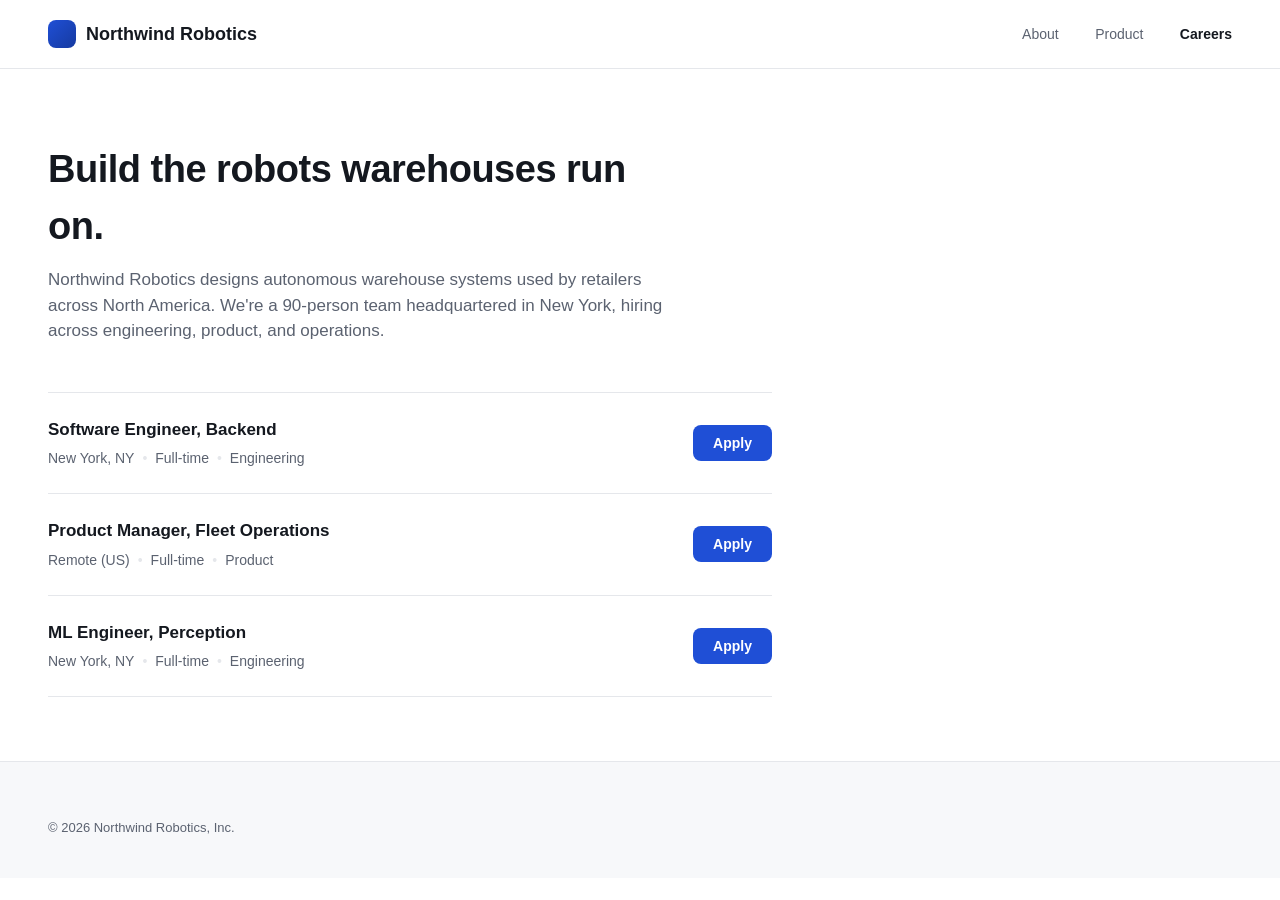
<file: vouch/careers_page/index.html>
<!DOCTYPE html>
<html lang="en">
<head>
<meta charset="UTF-8">
<meta name="viewport" content="width=device-width, initial-scale=1.0">
<title>Careers at Northwind Robotics</title>
<style>
  :root {
    --ink: #14181f;
    --muted: #5b6270;
    --border: #e5e7eb;
    --brand: #1f4fd6;
    --brand-dark: #163aa0;
    --bg: #ffffff;
    --bg-soft: #f7f8fa;
  }
  * { box-sizing: border-box; }
  body {
    margin: 0;
    font-family: -apple-system, BlinkMacSystemFont, "Segoe UI", Roboto, sans-serif;
    color: var(--ink);
    background: var(--bg);
    line-height: 1.5;
  }
  header {
    display: flex;
    align-items: center;
    justify-content: space-between;
    padding: 20px 48px;
    border-bottom: 1px solid var(--border);
  }
  .logo {
    display: flex;
    align-items: center;
    gap: 10px;
    font-weight: 700;
    font-size: 18px;
  }
  .logo-mark {
    width: 28px;
    height: 28px;
    border-radius: 8px;
    background: linear-gradient(135deg, var(--brand), var(--brand-dark));
  }
  nav a {
    color: var(--muted);
    text-decoration: none;
    margin-left: 32px;
    font-size: 14px;
  }
  nav a:hover { color: var(--ink); }

  .hero {
    padding: 72px 48px 48px;
    max-width: 720px;
  }
  .hero h1 {
    font-size: 38px;
    margin: 0 0 12px;
    letter-spacing: -0.5px;
  }
  .hero p {
    color: var(--muted);
    font-size: 17px;
    margin: 0;
  }

  .jobs {
    padding: 0 48px 64px;
    max-width: 820px;
  }
  .job {
    display: flex;
    align-items: center;
    justify-content: space-between;
    padding: 24px 0;
    border-bottom: 1px solid var(--border);
  }
  .job:first-child { border-top: 1px solid var(--border); }
  .job-info h3 {
    margin: 0 0 6px;
    font-size: 17px;
  }
  .job-info .meta {
    color: var(--muted);
    font-size: 14px;
  }
  .job-info .meta span:not(:last-child)::after {
    content: "\2022";
    margin: 0 8px;
    color: var(--border);
  }
  .apply-btn {
    background: var(--brand);
    color: #fff;
    border: none;
    padding: 10px 20px;
    border-radius: 8px;
    font-size: 14px;
    font-weight: 600;
    cursor: pointer;
    white-space: nowrap;
  }
  .apply-btn:hover { background: var(--brand-dark); }

  footer {
    background: var(--bg-soft);
    border-top: 1px solid var(--border);
    padding: 40px 48px;
    display: flex;
    flex-direction: column;
    gap: 16px;
  }
  footer .footer-row {
    display: flex;
    align-items: center;
    justify-content: space-between;
    flex-wrap: wrap;
    gap: 16px;
  }
  footer .copyright {
    color: var(--muted);
    font-size: 13px;
  }
  #vouch-badge { min-height: 40px; }

  /* candidate-facing modal for "Apply" -- purely cosmetic for the demo */
  .modal-overlay {
    display: none;
    position: fixed;
    inset: 0;
    background: rgba(20,24,31,0.45);
    align-items: center;
    justify-content: center;
    z-index: 10;
  }
  .modal-overlay.open { display: flex; }
  .modal {
    background: #fff;
    border-radius: 12px;
    padding: 28px;
    max-width: 380px;
    text-align: center;
    box-shadow: 0 20px 60px rgba(0,0,0,0.2);
  }
  .modal h3 { margin: 0 0 8px; }
  .modal p { color: var(--muted); font-size: 14px; margin: 0 0 20px; }
  .modal button {
    background: var(--brand);
    color: #fff;
    border: none;
    padding: 10px 18px;
    border-radius: 8px;
    font-weight: 600;
    cursor: pointer;
  }
</style>
</head>
<body>

<header>
  <div class="logo">
    <div class="logo-mark"></div>
    Northwind Robotics
  </div>
  <nav>
    <a href="#">About</a>
    <a href="#">Product</a>
    <a href="#" style="color: var(--ink); font-weight: 600;">Careers</a>
  </nav>
</header>

<section class="hero">
  <h1>Build the robots warehouses run on.</h1>
  <p>Northwind Robotics designs autonomous warehouse systems used by
     retailers across North America. We're a 90-person team headquartered
     in New York, hiring across engineering, product, and operations.</p>
</section>

<section class="jobs">
  <div class="job">
    <div class="job-info">
      <h3>Software Engineer, Backend</h3>
      <div class="meta"><span>New York, NY</span><span>Full-time</span><span>Engineering</span></div>
    </div>
    <button class="apply-btn" onclick="showApplyModal()">Apply</button>
  </div>
  <div class="job">
    <div class="job-info">
      <h3>Product Manager, Fleet Operations</h3>
      <div class="meta"><span>Remote (US)</span><span>Full-time</span><span>Product</span></div>
    </div>
    <button class="apply-btn" onclick="showApplyModal()">Apply</button>
  </div>
  <div class="job">
    <div class="job-info">
      <h3>ML Engineer, Perception</h3>
      <div class="meta"><span>New York, NY</span><span>Full-time</span><span>Engineering</span></div>
    </div>
    <button class="apply-btn" onclick="showApplyModal()">Apply</button>
  </div>
</section>

<footer>
  <div class="footer-row">
    <div id="vouch-badge" data-company-id="1" data-api-base="http://localhost:8000"></div>
  </div>
  <div class="footer-row">
    <div class="copyright">&copy; 2026 Northwind Robotics, Inc.</div>
  </div>
</footer>

<div class="modal-overlay" id="applyModal">
  <div class="modal">
    <h3>Thanks for your interest!</h3>
    <p>This is a demo careers page — applications aren't actually collected here.
       Notice the verification badge in the footer below? That's the part that's real.</p>
    <button onclick="hideApplyModal()">Got it</button>
  </div>
</div>

<script src="badge.js"></script>
<script>
  function showApplyModal() {
    document.getElementById("applyModal").classList.add("open");
  }
  function hideApplyModal() {
    document.getElementById("applyModal").classList.remove("open");
  }
</script>

</body>
</html>
</file>
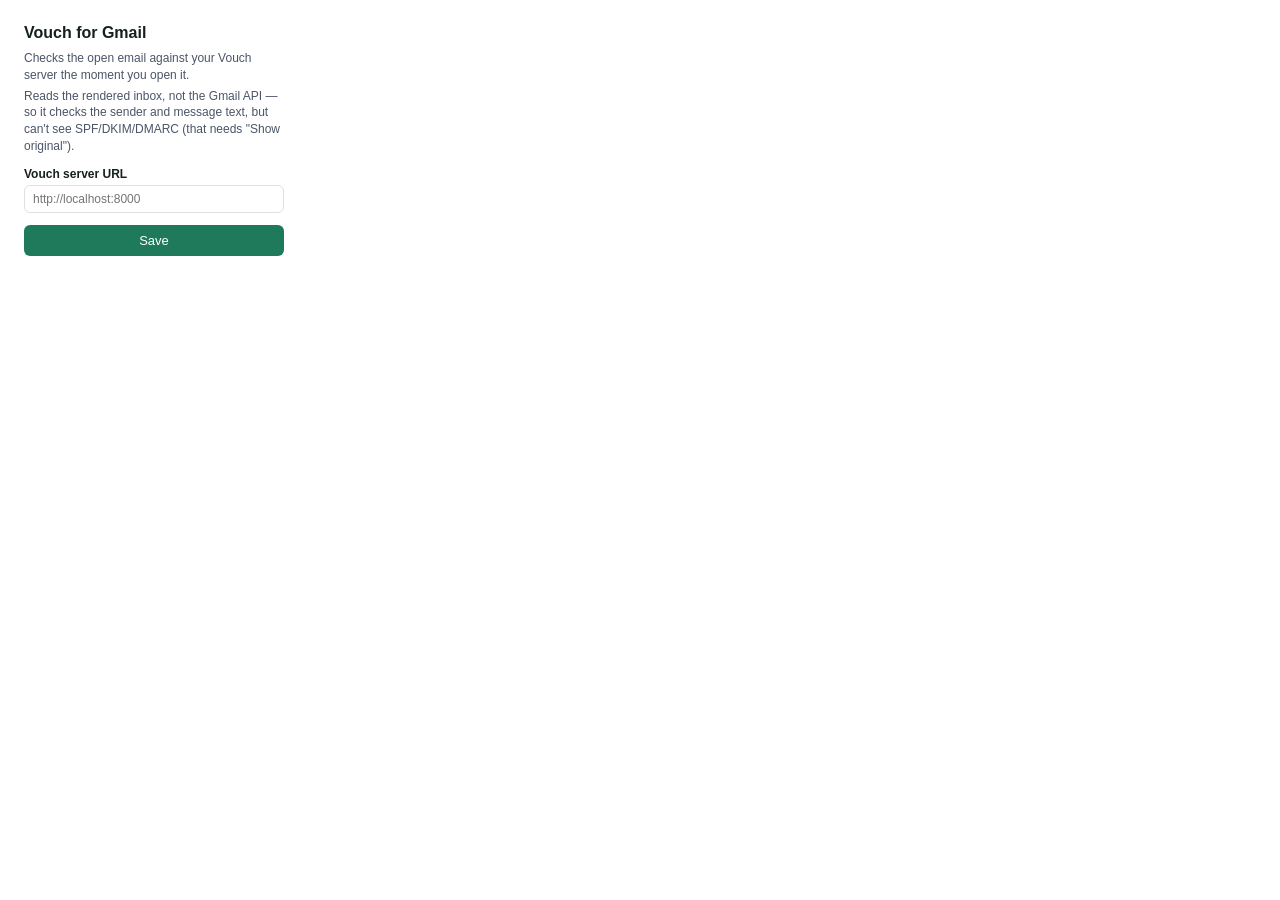
<file: vouch/chrome_extension/popup.html>
<!doctype html>
<html>
<head>
<meta charset="utf-8">
<style>
  body { width: 260px; font-family: -apple-system, BlinkMacSystemFont, Arial, sans-serif; padding: 16px; color: #16211F; }
  h1 { font-size: 16px; margin: 0 0 8px; }
  p { font-size: 12px; color: #4A5568; line-height: 1.4; margin: 0 0 4px; }
  label { font-size: 12px; font-weight: 600; display: block; margin-top: 12px; }
  input { width: 100%; box-sizing: border-box; padding: 6px 8px; font-size: 12px; margin-top: 4px; border: 1px solid #DCE3DE; border-radius: 6px; }
  button { margin-top: 12px; width: 100%; padding: 8px; font-size: 13px; background: #1F7A5C; color: white; border: none; border-radius: 6px; cursor: pointer; }
  .status { font-size: 11px; color: #1F7A5C; margin-top: 8px; min-height: 14px; }
</style>
</head>
<body>
  <h1>Vouch for Gmail</h1>
  <p>Checks the open email against your Vouch server the moment you open it.</p>
  <p>Reads the rendered inbox, not the Gmail API — so it checks the sender and message text, but can't see SPF/DKIM/DMARC (that needs "Show original").</p>
  <label>Vouch server URL</label>
  <input id="apiBase" placeholder="http://localhost:8000" />
  <button id="save">Save</button>
  <div class="status" id="status"></div>
</body>
<script src="popup.js"></script>
</html>
</file>
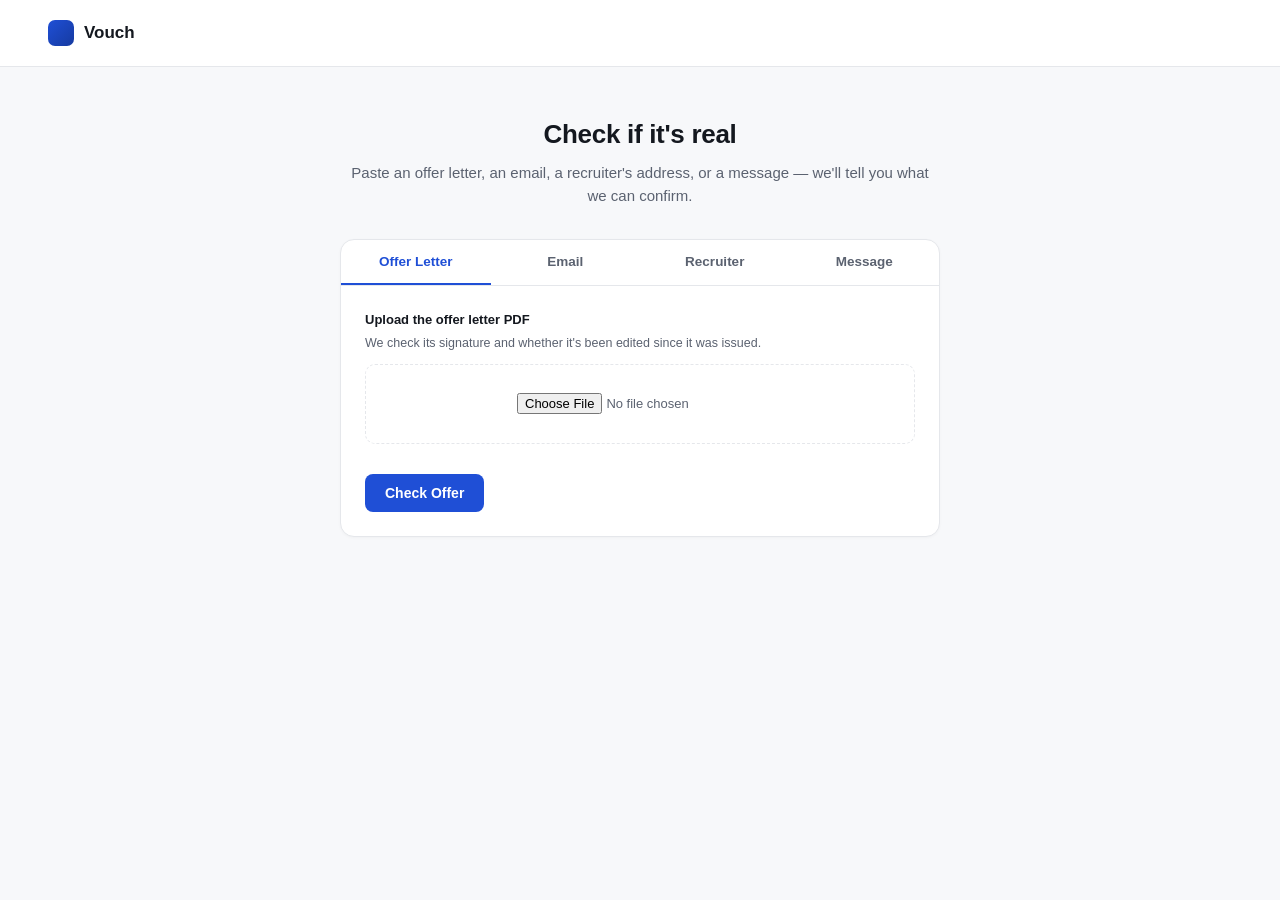
<file: vouch/frontend/verify.html>
<!DOCTYPE html>
<html lang="en">
<head>
<meta charset="UTF-8">
<meta name="viewport" content="width=device-width, initial-scale=1.0">
<title>Vouch — Verify an offer, recruiter, or message</title>
<style>
  :root {
    --ink: #14181f; --muted: #5b6270; --border: #e5e7eb;
    --brand: #1f4fd6; --brand-dark: #163aa0;
    --bg: #ffffff; --bg-soft: #f7f8fa;
    --green: #0a7d33; --green-bg: #eafaf0; --green-border: #b8ecc9;
    --red: #b0271e; --red-bg: #fdecea; --red-border: #f3b6b1;
    --gray: #5b6270; --gray-bg: #f1f2f4; --gray-border: #d9dbe0;
  }
  * { box-sizing: border-box; }
  body {
    margin: 0; font-family: -apple-system, BlinkMacSystemFont, "Segoe UI", Roboto, sans-serif;
    color: var(--ink); background: var(--bg-soft); line-height: 1.5;
  }
  header {
    background: var(--bg); border-bottom: 1px solid var(--border);
    padding: 20px 48px; display: flex; align-items: center; gap: 10px;
  }
  .logo-mark { width: 26px; height: 26px; border-radius: 7px;
    background: linear-gradient(135deg, var(--brand), var(--brand-dark)); }
  header .name { font-weight: 700; font-size: 17px; }

  main { max-width: 640px; margin: 0 auto; padding: 48px 20px 80px; }
  .intro { text-align: center; margin-bottom: 32px; }
  .intro h1 { font-size: 26px; margin: 0 0 8px; letter-spacing: -0.3px; }
  .intro p { color: var(--muted); margin: 0; font-size: 15px; }

  .card {
    background: var(--bg); border: 1px solid var(--border); border-radius: 14px;
    overflow: hidden; box-shadow: 0 1px 3px rgba(0,0,0,0.03);
  }
  .tabs { display: flex; border-bottom: 1px solid var(--border); }
  .tab {
    flex: 1; padding: 14px 8px; text-align: center; font-size: 13.5px; font-weight: 600;
    color: var(--muted); cursor: pointer; border: none; background: none;
    border-bottom: 2px solid transparent;
  }
  .tab.active { color: var(--brand); border-bottom-color: var(--brand); }
  .tab-panel { display: none; padding: 24px; }
  .tab-panel.active { display: block; }

  label { display: block; font-size: 13px; font-weight: 600; margin-bottom: 6px; color: var(--ink); }
  .hint { font-size: 12.5px; color: var(--muted); margin: -2px 0 12px; }
  textarea, input[type="text"], input[type="email"] {
    width: 100%; border: 1px solid var(--border); border-radius: 8px;
    padding: 10px 12px; font-size: 14px; font-family: inherit; resize: vertical;
  }
  textarea { min-height: 130px; }
  input[type="file"] { font-size: 13px; }

  .file-drop {
    border: 1.5px dashed var(--border); border-radius: 10px; padding: 28px 16px;
    text-align: center; color: var(--muted); font-size: 13.5px; margin-bottom: 16px;
  }

  .submit-btn {
    background: var(--brand); color: #fff; border: none; padding: 11px 20px;
    border-radius: 8px; font-size: 14px; font-weight: 600; cursor: pointer; margin-top: 14px;
  }
  .submit-btn:hover { background: var(--brand-dark); }
  .submit-btn:disabled { background: var(--gray-border); cursor: not-allowed; }

  .result { margin-top: 22px; border-radius: 10px; padding: 18px; display: none; }
  .result.show { display: block; }
  .result.verified { background: var(--green-bg); border: 1px solid var(--green-border); }
  .result.scam { background: var(--red-bg); border: 1px solid var(--red-border); }
  .result.unverifiable { background: var(--gray-bg); border: 1px solid var(--gray-border); }
  .result-head { display: flex; align-items: center; gap: 10px; font-weight: 700; font-size: 15px; margin-bottom: 10px; }
  .result.verified .result-head { color: var(--green); }
  .result.scam .result-head { color: var(--red); }
  .result.unverifiable .result-head { color: var(--gray); }
  .result-icon {
    width: 24px; height: 24px; border-radius: 50%; display: inline-flex;
    align-items: center; justify-content: center; font-size: 13px; color: #fff; flex-shrink: 0;
  }
  .result.verified .result-icon { background: var(--green); }
  .result.scam .result-icon { background: var(--red); }
  .result.unverifiable .result-icon { background: var(--gray); }
  .result ul { margin: 0; padding-left: 20px; font-size: 13.5px; }
  .result li { margin-bottom: 4px; }
  .result .meta { font-size: 12.5px; color: var(--muted); margin-top: 10px; }

  .loading { color: var(--muted); font-size: 13.5px; margin-top: 14px; display: none; }
  .loading.show { display: block; }
</style>
</head>
<body>

<header>
  <div class="logo-mark"></div>
  <span class="name">Vouch</span>
</header>

<main>
  <div class="intro">
    <h1>Check if it's real</h1>
    <p>Paste an offer letter, an email, a recruiter's address, or a message —
       we'll tell you what we can confirm.</p>
  </div>

  <div class="card">
    <div class="tabs">
      <button class="tab active" data-tab="pdf">Offer Letter</button>
      <button class="tab" data-tab="email">Email</button>
      <button class="tab" data-tab="recruiter">Recruiter</button>
      <button class="tab" data-tab="text">Message</button>
    </div>

    <div class="tab-panel active" data-panel="pdf">
      <label>Upload the offer letter PDF</label>
      <div class="hint">We check its signature and whether it's been edited since it was issued.</div>
      <div class="file-drop">
        <input type="file" id="pdf-input" accept="application/pdf">
      </div>
      <button class="submit-btn" onclick="checkPdf()">Check Offer</button>
    </div>

    <div class="tab-panel" data-panel="email">
      <label>Paste the full email source</label>
      <div class="hint">Gmail: open the message → ⋮ → "Show original", then paste everything. This lets us check SPF/DKIM/DMARC.</div>
      <textarea id="email-input" placeholder="From: ...&#10;Subject: ...&#10;Authentication-Results: ...&#10;&#10;(message body)"></textarea>
      <button class="submit-btn" onclick="checkEmail()">Check Email</button>
    </div>

    <div class="tab-panel" data-panel="recruiter">
      <label>Recruiter's email address</label>
      <div class="hint">We check the domain against every company registered with Vouch.</div>
      <input type="email" id="recruiter-input" placeholder="someone@company.com">
      <button class="submit-btn" onclick="checkRecruiter()">Check Recruiter</button>
    </div>

    <div class="tab-panel" data-panel="text">
      <label>Paste the message text</label>
      <div class="hint">We scan for known scam patterns — payment requests, gift cards, urgency, and more.</div>
      <textarea id="text-input" placeholder="Paste the message here..."></textarea>
      <button class="submit-btn" onclick="checkText()">Check Message</button>
    </div>

    <div style="padding: 0 24px;">
      <div class="loading" id="loading">Checking…</div>
      <div class="result" id="result">
        <div class="result-head">
          <span class="result-icon" id="result-icon"></span>
          <span id="result-title"></span>
        </div>
        <ul id="result-reasons"></ul>
        <div class="meta" id="result-meta"></div>
      </div>
    </div>
  </div>
</main>

<script>
  const API_BASE = ""; // same-origin: FastAPI serves this page, so relative paths work

  document.querySelectorAll(".tab").forEach(tab => {
    tab.addEventListener("click", () => {
      document.querySelectorAll(".tab").forEach(t => t.classList.remove("active"));
      document.querySelectorAll(".tab-panel").forEach(p => p.classList.remove("active"));
      tab.classList.add("active");
      document.querySelector(`.tab-panel[data-panel="${tab.dataset.tab}"]`).classList.add("active");
      hideResult();
    });
  });

  function setLoading(on) {
    document.getElementById("loading").classList.toggle("show", on);
    if (on) hideResult();
  }
  function hideResult() {
    document.getElementById("result").classList.remove("show");
  }

  const VERDICT_LABEL = {
    verified: "Verified", scam: "Likely scam", unverifiable: "Can't verify",
  };
  const VERDICT_ICON = { verified: "&#10003;", scam: "&#33;", unverifiable: "?" };

  function renderResult(data) {
    setLoading(false);
    const el = document.getElementById("result");
    const verdict = data.verdict || "unverifiable";
    el.className = "result show " + verdict;
    document.getElementById("result-icon").innerHTML = VERDICT_ICON[verdict] || "?";
    document.getElementById("result-title").textContent = VERDICT_LABEL[verdict] || verdict;

    const reasonsEl = document.getElementById("result-reasons");
    reasonsEl.innerHTML = "";
    (data.reasons || []).forEach(r => {
      const li = document.createElement("li");
      li.textContent = r;
      reasonsEl.appendChild(li);
    });

    const metaParts = [];
    if (data.company) metaParts.push(`Company: ${data.company}`);
    if (data.role) metaParts.push(`Role: ${data.role}`);
    if (data.offer_id) metaParts.push(`Offer ID: ${data.offer_id}`);
    document.getElementById("result-meta").textContent = metaParts.join(" · ");
  }

  function renderError(msg) {
    setLoading(false);
    renderResult({ verdict: "unverifiable", reasons: [msg] });
  }

  async function checkPdf() {
    const input = document.getElementById("pdf-input");
    if (!input.files.length) { renderError("Choose a PDF file first."); return; }
    setLoading(true);
    const formData = new FormData();
    formData.append("file", input.files[0]);
    try {
      const resp = await fetch(API_BASE + "/api/verify/pdf", { method: "POST", body: formData });
      const data = await resp.json().catch(() => null);
      if (!resp.ok) { renderError((data && data.detail) || `Server error (${resp.status}).`); return; }
      renderResult(data);
    } catch (e) { renderError("Couldn't reach Vouch. Is the server running?"); }
  }

  async function checkEmail() {
    const raw = document.getElementById("email-input").value.trim();
    if (!raw) { renderError("Paste an email first."); return; }
    setLoading(true);
    try {
      const resp = await fetch(API_BASE + "/api/verify/email", {
        method: "POST", headers: { "Content-Type": "application/json" },
        body: JSON.stringify({ raw_email: raw }),
      });
      const data = await resp.json().catch(() => null);
      if (!resp.ok) { renderError((data && data.detail) || `Server error (${resp.status}).`); return; }
      renderResult(data);
    } catch (e) { renderError("Couldn't reach Vouch. Is the server running?"); }
  }

  async function checkRecruiter() {
    const addr = document.getElementById("recruiter-input").value.trim();
    if (!addr) { renderError("Enter an email address first."); return; }
    setLoading(true);
    try {
      const resp = await fetch(API_BASE + "/api/verify/email", {
        method: "POST", headers: { "Content-Type": "application/json" },
        body: JSON.stringify({ sender_address: addr }),
      });
      const data = await resp.json().catch(() => null);
      if (!resp.ok) { renderError((data && data.detail) || `Server error (${resp.status}).`); return; }
      renderResult(data);
    } catch (e) { renderError("Couldn't reach Vouch. Is the server running?"); }
  }

  async function checkText() {
    const text = document.getElementById("text-input").value.trim();
    if (!text) { renderError("Paste a message first."); return; }
    setLoading(true);
    try {
      const resp = await fetch(API_BASE + "/api/verify/text", {
        method: "POST", headers: { "Content-Type": "application/json" },
        body: JSON.stringify({ text: text }),
      });
      const data = await resp.json().catch(() => null);
      if (!resp.ok) { renderError((data && data.detail) || `Server error (${resp.status}).`); return; }
      renderResult(data);
    } catch (e) { renderError("Couldn't reach Vouch. Is the server running?"); }
  }

  // support ?tab=pdf|email|recruiter|text deep links (e.g. from the QR-scan page)
  const params = new URLSearchParams(window.location.search);
  const wantedTab = params.get("tab");
  if (wantedTab) {
    const tabBtn = document.querySelector(`.tab[data-tab="${wantedTab}"]`);
    if (tabBtn) tabBtn.click();
  }
</script>

</body>
</html>
</file>
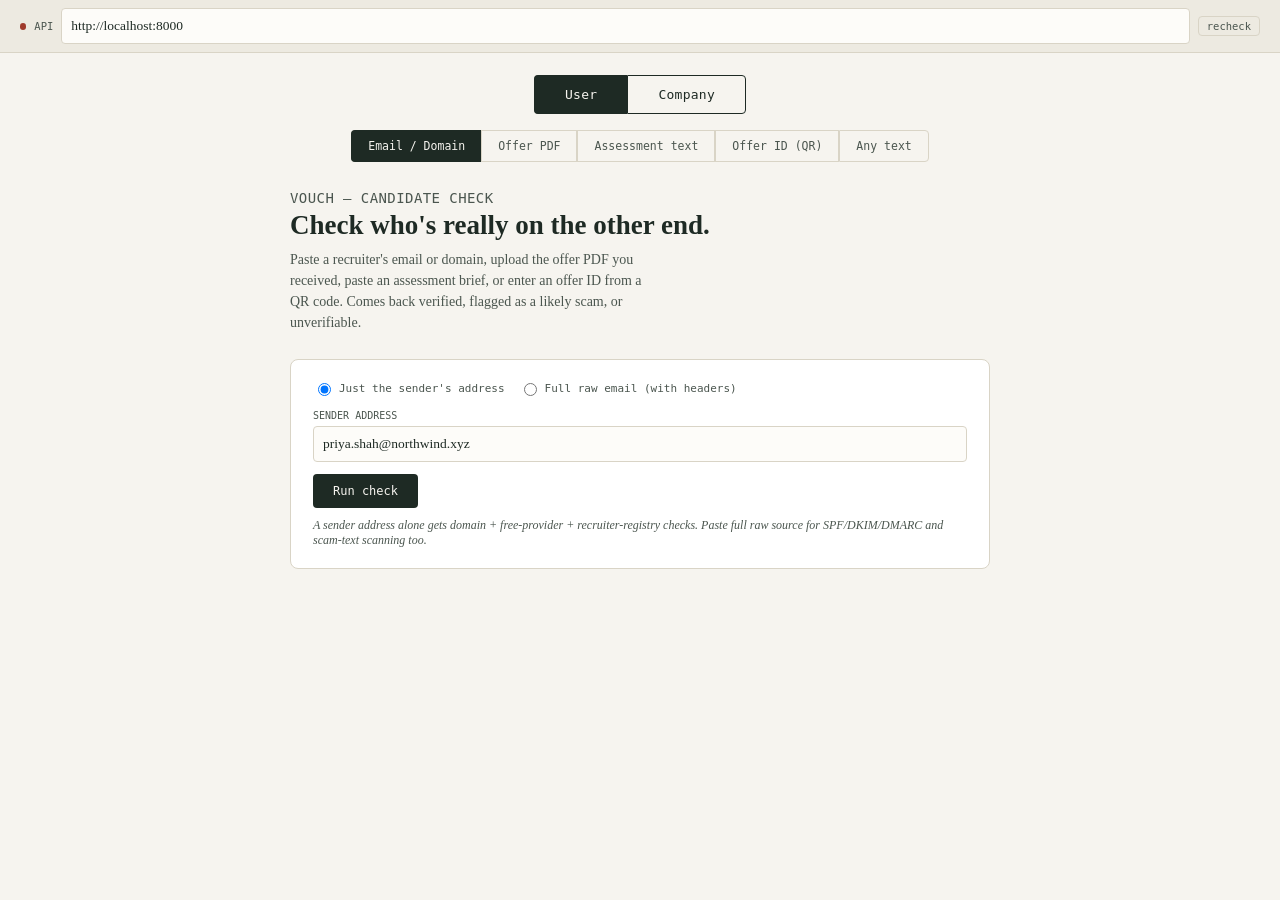
<file: vouch/frontend/vouch-app.html>
<!DOCTYPE html>
<html lang="en">
<head>
<meta charset="UTF-8">
<meta name="viewport" content="width=device-width, initial-scale=1">
<title>Vouch</title>
<style>
  :root{
    --paper:#F6F4EF; --ink:#1E2A24; --ink-soft:#4B564F; --line:#D9D4C6;
    --verified:#2F6E4E; --verified-bg:#E6EFE6;
    --flagged:#A03B2C; --flagged-bg:#F5E6E0;
    --unknown:#8A7A3E; --unknown-bg:#F1EBD8;
    --card:#FFFFFF;
  }
  *{box-sizing:border-box;}
  body{margin:0;background:var(--paper);color:var(--ink);font-family:'Iowan Old Style','Georgia',serif;-webkit-font-smoothing:antialiased;}
  .mono{font-family:'IBM Plex Mono','SFMono-Regular',Menlo,monospace;}

  .api-bar{background:#EDEAE1;border-bottom:1px solid var(--line);padding:8px 20px;display:flex;justify-content:center;align-items:center;gap:8px;}
  .api-bar span{font-family:'IBM Plex Mono',monospace;font-size:10.5px;color:var(--ink-soft);}
  .api-bar input{font-family:'IBM Plex Mono',monospace;font-size:11px;border:1px solid var(--line);border-radius:4px;padding:4px 8px;width:220px;background:#fff;}
  .api-bar .dot{width:7px;height:7px;border-radius:50%;background:#999;}
  .api-bar .dot.up{background:var(--verified);}
  .api-bar .dot.down{background:var(--flagged);}
  .api-bar button.mini{font-family:'IBM Plex Mono',monospace;font-size:10.5px;background:none;border:1px solid var(--line);border-radius:4px;padding:3px 8px;cursor:pointer;color:var(--ink-soft);}

  .top-switcher{display:flex;justify-content:center;gap:0;padding:22px 16px 0;}
  .top-switcher button{font-family:'IBM Plex Mono',monospace;font-size:13px;letter-spacing:.02em;background:none;border:1px solid var(--ink);color:var(--ink);padding:11px 30px;cursor:pointer;}
  .top-switcher button:first-child{border-radius:4px 0 0 4px;border-right:none;}
  .top-switcher button:last-child{border-radius:0 4px 4px 0;}
  .top-switcher button.active{background:var(--ink);color:var(--paper);}

  .sub-switcher{display:flex;justify-content:center;gap:0;padding:16px 16px 0;}
  .sub-switcher button{font-family:'IBM Plex Mono',monospace;font-size:11.5px;background:none;border:1px solid var(--line);color:var(--ink-soft);padding:8px 16px;cursor:pointer;}
  .sub-switcher button:first-child{border-radius:4px 0 0 4px;border-right:none;}
  .sub-switcher button:last-child{border-radius:0 4px 4px 0;}
  .sub-switcher button.active{background:var(--ink);color:var(--paper);border-color:var(--ink);}

  .top-view{display:none;}
  .top-view.active{display:block;}
  .sub-view{display:none;}
  .sub-view.active{display:block;}

  .wrap{max-width:740px;margin:0 auto;padding:26px 20px 90px;}
  .header{margin-bottom:26px;}
  .wordmark{font-size:14px;letter-spacing:.03em;color:var(--ink-soft);font-family:'IBM Plex Mono',monospace;margin:0 0 6px;}
  .header h1{font-size:27px;line-height:1.2;margin:0 0 8px;font-weight:600;}
  .header p{color:var(--ink-soft);font-size:14px;line-height:1.5;margin:0;max-width:52ch;}

  .intake, .step{background:var(--card);border:1px solid var(--line);border-radius:8px;padding:20px 22px;margin-bottom:18px;}
  .mode-row{display:flex;gap:14px;margin-bottom:14px;flex-wrap:wrap;}
  .mode-row label{font-family:'IBM Plex Mono',monospace;font-size:11px;color:var(--ink-soft);display:flex;align-items:center;gap:5px;cursor:pointer;}

  .step-head{display:flex;align-items:center;gap:10px;margin-bottom:12px;}
  .step-num{width:22px;height:22px;border-radius:50%;background:var(--ink);color:var(--paper);display:flex;align-items:center;justify-content:center;font-family:'IBM Plex Mono',monospace;font-size:11px;flex-shrink:0;}
  .step-title{font-size:15.5px;font-weight:600;margin:0;}
  .step-desc{font-size:12.5px;color:var(--ink-soft);margin:0 0 14px 32px;line-height:1.5;}

  .field{margin-bottom:12px;}
  .field label{display:block;font-family:'IBM Plex Mono',monospace;font-size:10px;color:var(--ink-soft);margin-bottom:5px;}
  .row{display:flex;gap:10px;}
  .row .field{flex:1;}
  input[type=text], input[type=email], textarea{
    width:100%;font-family:'Iowan Old Style',Georgia,serif;font-size:13.5px;color:var(--ink);
    border:1px solid var(--line);border-radius:4px;padding:9px;background:#FDFCF9;
  }
  textarea.raw{font-family:'IBM Plex Mono',monospace;font-size:12.5px;min-height:110px;resize:vertical;}
  input[type=file]{font-family:'IBM Plex Mono',monospace;font-size:12px;}

  .btn{background:var(--ink);color:var(--paper);border:none;font-family:'IBM Plex Mono',monospace;font-size:12px;padding:10px 20px;border-radius:4px;cursor:pointer;}
  .btn:disabled{opacity:.5;}
  .btn.secondary{background:none;border:1px solid var(--line);color:var(--ink-soft);}
  .hint{font-size:12px;color:var(--ink-soft);margin-top:10px;font-style:italic;}

  .out{margin-top:12px;font-family:'IBM Plex Mono',monospace;font-size:11.5px;background:#FAF8F3;border:1px solid var(--line);border-radius:5px;padding:11px 13px;white-space:pre-wrap;word-break:break-word;display:none;}
  .out.show{display:block;}
  .out.ok{border-color:#BFDBC6;}
  .out.err{border-color:#E3C6BC;color:var(--flagged);}

  .error-box{background:var(--flagged-bg);border:1px solid #E3C6BC;color:var(--flagged);border-radius:6px;padding:12px 14px;font-size:13px;margin-bottom:20px;font-family:'IBM Plex Mono',monospace;}

  .verdict-panel{display:flex;align-items:center;gap:20px;padding:22px;border-radius:8px;margin-bottom:18px;background:var(--card);border:1px solid var(--line);}
  .dial{position:relative;width:80px;height:80px;flex-shrink:0;}
  .dial svg{transform:rotate(-90deg);}
  .dial-track{fill:none;stroke:#EDEAE1;stroke-width:8;}
  .dial-fill{fill:none;stroke-width:8;stroke-linecap:round;transition:stroke-dasharray .5s ease;}
  .verdict-text .label{font-family:'IBM Plex Mono',monospace;font-size:10.5px;color:var(--ink-soft);margin:0 0 5px;}
  .verdict-text .headline{font-size:18px;font-weight:600;margin:0 0 4px;text-transform:capitalize;}
  .verdict-text .sub{font-size:12.5px;color:var(--ink-soft);margin:0;}

  .reasons{display:flex;flex-direction:column;gap:9px;margin-bottom:18px;}
  .reason{display:flex;align-items:flex-start;gap:12px;padding:12px 15px;background:var(--card);border:1px solid var(--line);border-radius:6px;}
  .reason .mark{width:20px;height:20px;border-radius:50%;flex-shrink:0;margin-top:1px;display:flex;align-items:center;justify-content:center;font-family:'IBM Plex Mono',monospace;font-size:11px;font-weight:700;}
  .reason p{margin:0;font-size:13.5px;line-height:1.5;}

  .signals-panel{background:var(--card);border:1px solid var(--line);border-radius:6px;padding:15px 18px;margin-bottom:16px;}
  .signals-panel .sec-label{font-family:'IBM Plex Mono',monospace;font-size:10px;color:var(--ink-soft);margin:0 0 10px;}
  .signal-row{display:flex;justify-content:space-between;padding:6px 0;border-top:1px solid #F0EDE4;font-size:12.5px;}
  .signal-row:first-of-type{border-top:none;}
  .signal-row .k{color:var(--ink-soft);font-family:'IBM Plex Mono',monospace;font-size:11px;}
  .signal-row .v{font-family:'IBM Plex Mono',monospace;font-size:11.5px;}
  .signal-row .v.pass{color:var(--verified);}
  .signal-row .v.fail{color:var(--flagged);}

  .flag-pill{display:inline-flex;align-items:center;gap:6px;padding:4px 10px;border-radius:20px;font-family:'IBM Plex Mono',monospace;font-size:11px;margin:0 6px 6px 0;}
  .flag-pill.high{background:var(--flagged-bg);color:var(--flagged);}
  .flag-pill.medium{background:var(--unknown-bg);color:var(--unknown);}
  .flag-pill.low{background:#EDEAE1;color:var(--ink-soft);}

  .company-badge{display:inline-flex;align-items:center;gap:6px;font-family:'IBM Plex Mono',monospace;font-size:11.5px;background:var(--verified-bg);color:var(--verified);padding:5px 12px;border-radius:20px;margin-bottom:16px;}
  .company-badge.none{background:var(--unknown-bg);color:var(--unknown);}

  table{width:100%;border-collapse:collapse;font-size:12px;margin-top:6px;}
  th,td{text-align:left;padding:7px 8px;border-bottom:1px solid #F0EDE4;font-family:'IBM Plex Mono',monospace;font-size:11.5px;}
  th{color:var(--ink-soft);font-weight:400;}
  tr.clickable{cursor:pointer;}
  tr.clickable:hover{background:#FAF8F3;}

  .spinner{display:inline-block;width:12px;height:12px;border:2px solid var(--paper);border-top-color:transparent;border-radius:50%;animation:spin .7s linear infinite;margin-right:6px;vertical-align:-2px;}
  @keyframes spin{to{transform:rotate(360deg);}}
</style>
</head>
<body>

<div class="api-bar">
  <div class="dot" id="statusDot"></div>
  <span>API</span>
  <input type="text" id="apiBase" value="http://localhost:8000">
  <button class="mini" onclick="checkHealth()">recheck</button>
</div>

<div class="top-switcher">
  <button class="active" onclick="showTop('user')">User</button>
  <button onclick="showTop('company')">Company</button>
</div>

<!-- =================================================================== -->
<!-- USER TOP TAB -->
<!-- =================================================================== -->
<div class="top-view active" id="top-user">
  <div class="sub-switcher">
    <button class="active" onclick="showSub('user','email')">Email / Domain</button>
    <button onclick="showSub('user','pdf')">Offer PDF</button>
    <button onclick="showSub('user','text')">Assessment text</button>
    <button onclick="showSub('user','offerid')">Offer ID (QR)</button>
    <button onclick="showSub('user','anytext')">Any text</button>
  </div>
  <div class="wrap">
    <div class="header">
      <p class="wordmark">VOUCH — CANDIDATE CHECK</p>
      <h1>Check who's really on the other end.</h1>
      <p>Paste a recruiter's email or domain, upload the offer PDF you received, paste an assessment brief, or enter an offer ID from a QR code. Comes back verified, flagged as a likely scam, or unverifiable.</p>
    </div>

    <!-- EMAIL -->
    <div class="sub-view active" id="sub-user-email">
      <div class="intake">
        <div class="mode-row">
          <label><input type="radio" name="emailMode" value="sender" checked onclick="setEmailMode('sender')"> Just the sender's address</label>
          <label><input type="radio" name="emailMode" value="raw" onclick="setEmailMode('raw')"> Full raw email (with headers)</label>
        </div>
        <div class="field" id="senderField">
          <label>SENDER ADDRESS</label>
          <input type="email" id="senderInput" placeholder="recruiter@company.com" value="priya.shah@northwind.xyz">
        </div>
        <div class="field" id="rawField" style="display:none;">
          <label>RAW EMAIL SOURCE ("Show original" / "View source")</label>
          <textarea class="raw" id="rawInput" placeholder="From: ...&#10;Authentication-Results: ...&#10;&#10;message body"></textarea>
        </div>
        <button class="btn" id="emailBtn" onclick="runEmailCheck()">Run check</button>
        <div class="hint">A sender address alone gets domain + free-provider + recruiter-registry checks. Paste full raw source for SPF/DKIM/DMARC and scam-text scanning too.</div>
      </div>
      <div id="emailResult"></div>
    </div>

    <!-- PDF -->
    <div class="sub-view" id="sub-user-pdf">
      <div class="intake">
        <div class="field">
          <label>OFFER LETTER PDF</label>
          <input type="file" id="pdfInput" accept="application/pdf">
        </div>
        <button class="btn" id="pdfBtn" onclick="runPdfCheck()">Run check</button>
        <div class="hint">Checks the file's hash and signature against what the company actually issued.</div>
      </div>
      <div id="pdfResult"></div>
    </div>

    <!-- TEXT -->
    <div class="sub-view" id="sub-user-text">
      <div class="intake">
        <div class="field">
          <label>ASSESSMENT OR MESSAGE TEXT</label>
          <textarea class="raw" id="textInput">Congratulations! To begin onboarding, please pay a $150 equipment fee via gift cards within 24 hours. We'll also need your SSN and bank account to set up payroll.</textarea>
        </div>
        <button class="btn" id="textBtn" onclick="runTextCheck()">Run check</button>
        <div class="hint">Scans for known scam patterns: payment requests, gift cards, urgency language, requests for sensitive info, off-platform chat pushes.</div>
      </div>
      <div id="textResult"></div>
    </div>

    <!-- OFFER ID -->
    <div class="sub-view" id="sub-user-offerid">
      <div class="intake">
        <div class="field">
          <label>OFFER ID (from a QR code, e.g. VCH-ABC123)</label>
          <input type="text" id="offerIdInput" placeholder="VCH-ABC123">
        </div>
        <button class="btn" id="offerIdBtn" onclick="runOfferIdCheck()">Run check</button>
        <div class="hint">Same as scanning the QR code on a stamped offer letter, no file upload needed. Upload the actual PDF instead for a full tamper check.</div>
      </div>
      <div id="offerIdResult"></div>
    </div>

    <!-- ANY TEXT -->
    <div class="sub-view" id="sub-user-anytext">
      <div class="intake">
        <div class="field">
          <label>PASTE ANYTHING (LinkedIn message, DM, text message, email body, whatever you've got)</label>
          <textarea class="raw" id="anyTextInput" placeholder="Paste any message you want scanned for scam patterns, LinkedIn outreach, a DM, a text, anything."></textarea>
        </div>
        <button class="btn" id="anyTextBtn" onclick="runAnyTextCheck()">Run check</button>
        <div class="hint">Same scam-pattern scan as the Assessment tab, just without assuming it's a formal assessment. Good for testing random messages on the spot.</div>
      </div>
      <div id="anyTextResult"></div>
    </div>
  </div>
</div>

<!-- =================================================================== -->
<!-- COMPANY TOP TAB -->
<!-- =================================================================== -->
<div class="top-view" id="top-company">
  <div class="sub-switcher">
    <button class="active" onclick="showSub('company','setup')">Add company</button>
    <button onclick="showSub('company','list')">All companies</button>
  </div>
  <div class="wrap">
    <div class="header">
      <p class="wordmark">VOUCH — COMPANY DASHBOARD</p>
      <h1>Set up a company so the User tab has something to check against.</h1>
      <p>Run these in order. Each step needs the company ID from step 1, it fills in automatically once created.</p>
    </div>

    <!-- SETUP -->
    <div class="sub-view active" id="sub-company-setup">
      <div id="companyBadge"></div>

      <div class="step">
        <div class="step-head"><div class="step-num">1</div><p class="step-title">Create a company</p></div>
        <p class="step-desc">Registers the company and domain. Returns a DNS TXT record you'd normally set to prove domain ownership.</p>
        <div class="row">
          <div class="field"><label>COMPANY NAME</label><input type="text" id="companyName" value="Northwind Robotics"></div>
          <div class="field"><label>DOMAIN</label><input type="text" id="companyDomain" value="northwind.xyz"></div>
        </div>
        <button class="btn" id="btnCreateCompany" onclick="createCompany()">Create company</button>
        <div class="out" id="outCreateCompany"></div>
      </div>

      <div class="step">
        <div class="step-head"><div class="step-num">2</div><p class="step-title">Verify the domain</p></div>
        <p class="step-desc">Real path checks the DNS TXT record. Dev force-verify skips that for a demo, it's marked demo-only in your backend, skip it once you have a real domain.</p>
        <button class="btn" onclick="devForceVerify()">Dev force-verify (demo)</button>
        <button class="btn secondary" onclick="realVerify()">Verify via real DNS TXT record</button>
        <div class="out" id="outVerify"></div>
      </div>

      <div class="step">
        <div class="step-head"><div class="step-num">3</div><p class="step-title">Add a recruiter</p></div>
        <p class="step-desc">Only recruiters added here show as "registered" when a candidate checks an email from this domain, so this is what makes the User tab's email check come back verified.</p>
        <div class="row">
          <div class="field"><label>NAME</label><input type="text" id="recName" value="Priya Shah"></div>
          <div class="field"><label>EMAIL</label><input type="text" id="recEmail" value="priya.shah@northwind.xyz"></div>
        </div>
        <div class="field"><label>LINKEDIN (optional)</label><input type="text" id="recLinkedin" value=""></div>
        <button class="btn" onclick="addRecruiter()">Add recruiter</button>
        <div class="out" id="outAddRecruiter"></div>
      </div>

      <div class="step">
        <div class="step-head"><div class="step-num">4</div><p class="step-title">Issue a signed offer</p></div>
        <p class="step-desc">Uploads a PDF, stamps it with a QR code + verification footer, signs it, and stores the record. Download the result and use it in the User tab's PDF check.</p>
        <div class="row">
          <div class="field"><label>CANDIDATE EMAIL</label><input type="text" id="offerCandidate" value="alex.rivera@gmail.com"></div>
          <div class="field"><label>ROLE</label><input type="text" id="offerRole" value="Software Engineer, Backend"></div>
        </div>
        <div class="field"><label>OFFER LETTER PDF</label><input type="file" id="offerPdf" accept="application/pdf"></div>
        <button class="btn" onclick="issueOffer()">Stamp & issue offer</button>
        <div class="out" id="outIssueOffer"></div>
      </div>

      <div class="step">
        <div class="step-head"><div class="step-num">5</div><p class="step-title">Scan for lookalike domains</p></div>
        <p class="step-desc">Generates typosquat variants of the company domain and checks which ones actually resolve.</p>
        <button class="btn" onclick="runScan()" id="btnScan">Run lookalike scan</button>
        <div class="out" id="outScan"></div>
      </div>
    </div>

    <!-- LIST ALL COMPANIES -->
    <div class="sub-view" id="sub-company-list">
      <div class="step">
        <div class="step-head"><div class="step-num">＝</div><p class="step-title">All companies</p></div>
        <p class="step-desc">Pulled from <span class="mono">GET /api/company</span>. Click a row to load it as the active company above (fills in its ID for steps 2-5).</p>
        <button class="btn secondary" onclick="loadCompanyList()">Refresh list</button>
        <div id="companyListOut"></div>
      </div>

      <div class="step" id="activeCompanyReview" style="display:none;">
        <div class="step-head"><div class="step-num">i</div><p class="step-title">Active company detail</p></div>
        <div id="reviewOut"></div>
      </div>
    </div>
  </div>
</div>

<script>
let companyId = null;

const VERDICT_META = {
  verified:     {color:"var(--verified)", bg:"var(--verified-bg)", dial:88, mark:"✓"},
  unverifiable: {color:"var(--unknown)",  bg:"var(--unknown-bg)",  dial:50, mark:"?"},
  scam:         {color:"var(--flagged)",  bg:"var(--flagged-bg)",  dial:12, mark:"✕"}
};

function apiBase(){ return document.getElementById('apiBase').value.replace(/\/$/, ''); }

async function checkHealth(){
  const dot = document.getElementById('statusDot');
  dot.className = 'dot';
  try{
    const res = await fetch(apiBase() + '/docs');
    dot.className = 'dot ' + (res.ok ? 'up' : 'down');
  }catch(e){ dot.className = 'dot down'; }
}

function showTop(name){
  document.getElementById('top-user').classList.toggle('active', name==='user');
  document.getElementById('top-company').classList.toggle('active', name==='company');
  document.querySelectorAll('.top-switcher button').forEach(b=>b.classList.remove('active'));
  event.target.classList.add('active');
}

function showSub(group, name){
  document.querySelectorAll(`[id^="sub-${group}-"]`).forEach(el=>{
    el.classList.toggle('active', el.id === `sub-${group}-${name}`);
  });
  event.target.parentElement.querySelectorAll('button').forEach(b=>b.classList.remove('active'));
  event.target.classList.add('active');
}

function setEmailMode(mode){
  document.getElementById('senderField').style.display = mode==='sender' ? 'block' : 'none';
  document.getElementById('rawField').style.display = mode==='raw' ? 'block' : 'none';
}

function circumference(){ return 2*Math.PI*32; }
function dialSvg(pct, color){
  const c = circumference();
  const fillLen = (pct/100)*c;
  return `<div class="dial"><svg width="80" height="80" viewBox="0 0 80 80">
    <circle class="dial-track" cx="40" cy="40" r="32"/>
    <circle class="dial-fill" cx="40" cy="40" r="32" stroke="${color}"
      stroke-dasharray="${fillLen.toFixed(1)} ${c.toFixed(1)}"/>
  </svg></div>`;
}
function renderVerdict(result, extraSub){
  const meta = VERDICT_META[result.verdict] || VERDICT_META.unverifiable;
  const label = result.verdict === 'scam' ? 'Likely scam' : result.verdict === 'verified' ? 'Verified' : 'Unverifiable';
  return `<div class="verdict-panel">${dialSvg(meta.dial, meta.color)}
    <div class="verdict-text"><p class="label">VERDICT</p>
      <p class="headline" style="color:${meta.color};">${label}</p>
      <p class="sub">${extraSub || ''}</p></div></div>`;
}
function renderReasons(reasons, verdict){
  const meta = VERDICT_META[verdict] || VERDICT_META.unverifiable;
  if(!reasons || reasons.length===0) return '';
  return `<div class="reasons">${reasons.map(r=>`<div class="reason">
    <div class="mark" style="background:${meta.bg};color:${meta.color};">${meta.mark}</div><p>${r}</p></div>`).join('')}</div>`;
}
function signalRow(label, value, kind){
  return `<div class="signal-row"><span class="k">${label}</span><span class="v ${kind||''}">${value}</span></div>`;
}
function setLoading(btnId, on, label){
  const btn = document.getElementById(btnId);
  btn.disabled = on;
  btn.innerHTML = on ? '<span class="spinner"></span>checking' : (label || 'Run check');
}
function errorBox(msg){
  return `<div class="error-box">Request failed: ${msg}. Check the API address above and confirm the backend is running.</div>`;
}
function showOut(id, data, isErr){
  const el = document.getElementById(id);
  el.className = 'out show ' + (isErr ? 'err' : 'ok');
  el.textContent = typeof data === 'string' ? data : JSON.stringify(data, null, 2);
}

/* ---------------- USER TAB ---------------- */

async function runEmailCheck(){
  const mode = document.querySelector('input[name=emailMode]:checked').value;
  const body = mode === 'raw'
    ? {raw_email: document.getElementById('rawInput').value}
    : {sender_address: document.getElementById('senderInput').value};
  setLoading('emailBtn', true);
  const out = document.getElementById('emailResult');
  out.innerHTML = '';
  try{
    const res = await fetch(apiBase()+'/api/verify/email', {method:'POST', headers:{'Content-Type':'application/json'}, body: JSON.stringify(body)});
    const data = await res.json();
    if(!res.ok){ out.innerHTML = errorBox(data.detail || res.status); return; }
    const s = data.signals || {};
    let html = renderVerdict(data, s.domain_status ? `Domain status: ${s.domain_status}` : '');
    html += renderReasons(data.reasons, data.verdict);
    html += `<div class="signals-panel"><p class="sec-label">RAW SIGNALS</p>
      ${signalRow('from domain', data.from_domain || '—')}
      ${signalRow('domain status', s.domain_status || 'unknown', s.domain_status==='official'?'pass':(s.domain_status||'').startsWith('lookalike')?'fail':'')}
      ${signalRow('imitates', s.domain_imitates || '—')}
      ${signalRow('domain age (days)', s.domain_age_days ?? 'unknown', (s.domain_age_days!=null && s.domain_age_days<30)?'fail':'')}
      ${signalRow('SPF', s.spf || 'none', s.spf==='pass'?'pass':(s.spf==='fail'?'fail':''))}
      ${signalRow('DKIM', s.dkim || 'none', s.dkim==='pass'?'pass':(s.dkim==='fail'?'fail':''))}
      ${signalRow('DMARC', s.dmarc || 'none', s.dmarc==='pass'?'pass':(s.dmarc==='fail'?'fail':''))}
      ${signalRow('free email provider', s.is_free_email?'yes':'no', s.is_free_email?'fail':'pass')}
    </div>`;
    out.innerHTML = html;
  }catch(e){ out.innerHTML = errorBox(e.message); }
  finally{ setLoading('emailBtn', false); }
}

async function runPdfCheck(){
  const fileInput = document.getElementById('pdfInput');
  const out = document.getElementById('pdfResult');
  if(!fileInput.files.length){ out.innerHTML = errorBox('choose a PDF file first'); return; }
  const form = new FormData();
  form.append('file', fileInput.files[0]);
  setLoading('pdfBtn', true);
  out.innerHTML = '';
  try{
    const res = await fetch(apiBase()+'/api/verify/pdf', {method:'POST', body: form});
    const data = await res.json();
    if(!res.ok){ out.innerHTML = errorBox(data.detail || res.status); return; }
    let sub = data.company ? `${data.company} — ${data.role || ''}` : 'No matching offer record found for this file.';
    let html = renderVerdict(data, sub);
    html += renderReasons(data.reasons, data.verdict);
    if(data.offer_id){
      html += `<div class="signals-panel"><p class="sec-label">OFFER RECORD</p>
        ${signalRow('offer id', data.offer_id)}${signalRow('company', data.company||'—')}${signalRow('role', data.role||'—')}</div>`;
    }
    out.innerHTML = html;
  }catch(e){ out.innerHTML = errorBox(e.message); }
  finally{ setLoading('pdfBtn', false); }
}

async function runTextCheck(){
  const text = document.getElementById('textInput').value;
  const out = document.getElementById('textResult');
  if(!text.trim()){ out.innerHTML = errorBox('paste some text first'); return; }
  setLoading('textBtn', true);
  out.innerHTML = '';
  try{
    const res = await fetch(apiBase()+'/api/verify/text', {method:'POST', headers:{'Content-Type':'application/json'}, body: JSON.stringify({text})});
    const data = await res.json();
    if(!res.ok){ out.innerHTML = errorBox(data.detail || res.status); return; }
    const flagCount = (data.flags||[]).length;
    let html = renderVerdict(data, flagCount ? `${flagCount} scam pattern${flagCount>1?'s':''} detected` : 'No known scam patterns detected');
    html += renderReasons(data.reasons, data.verdict);
    if(flagCount){
      html += `<div class="signals-panel"><p class="sec-label">FLAGS FIRED</p>${data.flags.map(f=>`<span class="flag-pill ${f.severity}">${f.label}</span>`).join('')}</div>`;
    }
    out.innerHTML = html;
  }catch(e){ out.innerHTML = errorBox(e.message); }
  finally{ setLoading('textBtn', false); }
}

async function runAnyTextCheck(){
  const text = document.getElementById('anyTextInput').value;
  const out = document.getElementById('anyTextResult');
  if(!text.trim()){ out.innerHTML = errorBox('paste some text first'); return; }
  setLoading('anyTextBtn', true);
  out.innerHTML = '';
  try{
    const res = await fetch(apiBase()+'/api/verify/text', {method:'POST', headers:{'Content-Type':'application/json'}, body: JSON.stringify({text})});
    const data = await res.json();
    if(!res.ok){ out.innerHTML = errorBox(data.detail || res.status); return; }
    const flagCount = (data.flags||[]).length;
    let html = renderVerdict(data, flagCount ? `${flagCount} scam pattern${flagCount>1?'s':''} detected` : 'No known scam patterns detected');
    html += renderReasons(data.reasons, data.verdict);
    if(flagCount){
      html += `<div class="signals-panel"><p class="sec-label">FLAGS FIRED</p>${data.flags.map(f=>`<span class="flag-pill ${f.severity}">${f.label}</span>`).join('')}</div>`;
    }
    out.innerHTML = html;
  }catch(e){ out.innerHTML = errorBox(e.message); }
  finally{ setLoading('anyTextBtn', false); }
}

async function runOfferIdCheck(){
  const id = document.getElementById('offerIdInput').value.trim();
  const out = document.getElementById('offerIdResult');
  if(!id){ out.innerHTML = errorBox('enter an offer ID first'); return; }
  setLoading('offerIdBtn', true);
  out.innerHTML = '';
  try{
    const res = await fetch(apiBase()+`/api/offers/${encodeURIComponent(id)}/verify`);
    const data = await res.json();
    if(!res.ok){ out.innerHTML = errorBox(data.detail || res.status); return; }
    let sub = data.company ? `${data.company} — ${data.role || ''}` : 'No record found for this offer ID.';
    let html = renderVerdict(data, sub);
    html += renderReasons(data.reasons, data.verdict);
    if(data.note) html += `<div class="hint">${data.note}</div>`;
    out.innerHTML = html;
  }catch(e){ out.innerHTML = errorBox(e.message); }
  finally{ setLoading('offerIdBtn', false); }
}

/* ---------------- COMPANY TAB ---------------- */

function updateBadge(){
  const el = document.getElementById('companyBadge');
  el.innerHTML = companyId ? `<div class="company-badge">active company id: ${companyId}</div>`
                            : `<div class="company-badge none">no company selected</div>`;
}

async function createCompany(){
  try{
    const res = await fetch(apiBase()+'/api/company', {
      method:'POST', headers:{'Content-Type':'application/json'},
      body: JSON.stringify({name: document.getElementById('companyName').value, domain: document.getElementById('companyDomain').value})
    });
    const data = await res.json();
    if(!res.ok){ showOut('outCreateCompany', data.detail || data, true); return; }
    companyId = data.id;
    updateBadge();
    showOut('outCreateCompany', data, false);
  }catch(e){ showOut('outCreateCompany', e.message, true); }
}

async function devForceVerify(){
  if(!companyId){ showOut('outVerify', 'create or select a company first', true); return; }
  try{
    const res = await fetch(apiBase()+`/api/company/${companyId}/dev-force-verify`, {method:'POST'});
    showOut('outVerify', await res.json(), !res.ok);
  }catch(e){ showOut('outVerify', e.message, true); }
}

async function realVerify(){
  if(!companyId){ showOut('outVerify', 'create or select a company first', true); return; }
  try{
    const res = await fetch(apiBase()+`/api/company/${companyId}/verify-domain`, {method:'POST'});
    showOut('outVerify', await res.json(), !res.ok);
  }catch(e){ showOut('outVerify', e.message, true); }
}

async function addRecruiter(){
  if(!companyId){ showOut('outAddRecruiter', 'create or select a company first', true); return; }
  try{
    const res = await fetch(apiBase()+`/api/company/${companyId}/recruiters`, {
      method:'POST', headers:{'Content-Type':'application/json'},
      body: JSON.stringify({name: document.getElementById('recName').value, email: document.getElementById('recEmail').value, linkedin_url: document.getElementById('recLinkedin').value})
    });
    showOut('outAddRecruiter', await res.json(), !res.ok);
  }catch(e){ showOut('outAddRecruiter', e.message, true); }
}

async function issueOffer(){
  if(!companyId){ showOut('outIssueOffer', 'create or select a company first', true); return; }
  const fileInput = document.getElementById('offerPdf');
  if(!fileInput.files.length){ showOut('outIssueOffer', 'choose a PDF first', true); return; }
  const form = new FormData();
  form.append('company_id', companyId);
  form.append('candidate_email', document.getElementById('offerCandidate').value);
  form.append('role', document.getElementById('offerRole').value);
  form.append('file', fileInput.files[0]);
  try{
    const res = await fetch(apiBase()+'/api/offers', {method:'POST', body: form});
    if(!res.ok){ const data = await res.json(); showOut('outIssueOffer', data.detail || data, true); return; }
    const offerId = res.headers.get('X-Vouch-Offer-Id');
    const blob = await res.blob();
    const url = URL.createObjectURL(blob);
    const el = document.getElementById('outIssueOffer');
    el.className = 'out show ok';
    el.innerHTML = `Offer issued: ${offerId}\n\n<a href="${url}" download="${offerId}.pdf" class="mono">Download stamped PDF →</a>\n\nUpload this exact file in the User tab's Offer PDF check, or enter "${offerId}" in the Offer ID check.`;
  }catch(e){ showOut('outIssueOffer', e.message, true); }
}

async function runScan(){
  if(!companyId){ showOut('outScan', 'create or select a company first', true); return; }
  setLoading('btnScan', true, 'Run lookalike scan');
  try{
    const res = await fetch(apiBase()+`/api/company/${companyId}/monitor/scan`, {method:'POST'});
    showOut('outScan', await res.json(), !res.ok);
  }catch(e){ showOut('outScan', e.message, true); }
  finally{ setLoading('btnScan', false, 'Run lookalike scan'); }
}

async function loadCompanyList(){
  const out = document.getElementById('companyListOut');
  out.innerHTML = '<p class="hint">loading…</p>';
  try{
    const res = await fetch(apiBase()+'/api/company');
    if(!res.ok){
      out.innerHTML = errorBox(`GET /api/company returned ${res.status}. This endpoint may not exist in your backend yet, ask your team to add it to main.py.`);
      return;
    }
    const companies = await res.json();
    if(!Array.isArray(companies) || !companies.length){
      out.innerHTML = '<p class="hint">No companies created yet.</p>';
      return;
    }
    let html = '<table><tr><th>ID</th><th>Name</th><th>Domain</th><th>Verified</th></tr>';
    companies.forEach(c=>{
      html += `<tr class="clickable" onclick="selectCompany(${c.id})">
        <td>${c.id}</td><td>${c.name}</td><td>${c.domain}</td><td>${c.domain_verified ? 'yes':'no'}</td></tr>`;
    });
    html += '</table>';
    out.innerHTML = html;
  }catch(e){
    out.innerHTML = errorBox(e.message);
  }
}

function selectCompany(id){
  companyId = id;
  updateBadge();
  document.getElementById('activeCompanyReview').style.display = 'block';
  refreshReview();
}

async function refreshReview(){
  const el = document.getElementById('reviewOut');
  if(!companyId){ el.innerHTML = '<p class="hint">no company selected</p>'; return; }
  try{
    const [trustFile, recruiters, offers, lookalikes] = await Promise.all([
      fetch(apiBase()+`/api/company/${companyId}/trust-file`).then(r=>r.ok?r.json():null).catch(()=>null),
      fetch(apiBase()+`/api/company/${companyId}/recruiters`).then(r=>r.json()).catch(()=>[]),
      fetch(apiBase()+`/api/company/${companyId}/offers`).then(r=>r.json()).catch(()=>[]),
      fetch(apiBase()+`/api/company/${companyId}/lookalikes`).then(r=>r.json()).catch(()=>[]),
    ]);
    let html = `<p class="hint">trust-file: ${trustFile ? 'published (domain verified)' : 'not available — verify the domain first'}</p>`;
    html += '<table><tr><th>Recruiters</th><th>Email</th></tr>';
    recruiters.forEach(r=> html += `<tr><td>${r.name}</td><td>${r.email}</td></tr>`);
    if(!recruiters.length) html += '<tr><td colspan="2">none added yet</td></tr>';
    html += '</table>';
    html += '<table><tr><th>Offers</th><th>Candidate</th><th>Role</th></tr>';
    offers.forEach(o=> html += `<tr><td>${o.id}</td><td>${o.candidate_email}</td><td>${o.role}</td></tr>`);
    if(!offers.length) html += '<tr><td colspan="3">none issued yet</td></tr>';
    html += '</table>';
    html += '<table><tr><th>Lookalike domain</th><th>Risk</th><th>Has MX</th></tr>';
    lookalikes.forEach(l=> html += `<tr><td>${l.domain}</td><td>${l.risk}</td><td>${l.has_mx?'yes':'no'}</td></tr>`);
    if(!lookalikes.length) html += '<tr><td colspan="3">none found / not scanned yet</td></tr>';
    html += '</table>';
    el.innerHTML = html;
  }catch(e){ el.innerHTML = errorBox(e.message); }
}

updateBadge();
checkHealth();
</script>

</body>
</html>
</file>
